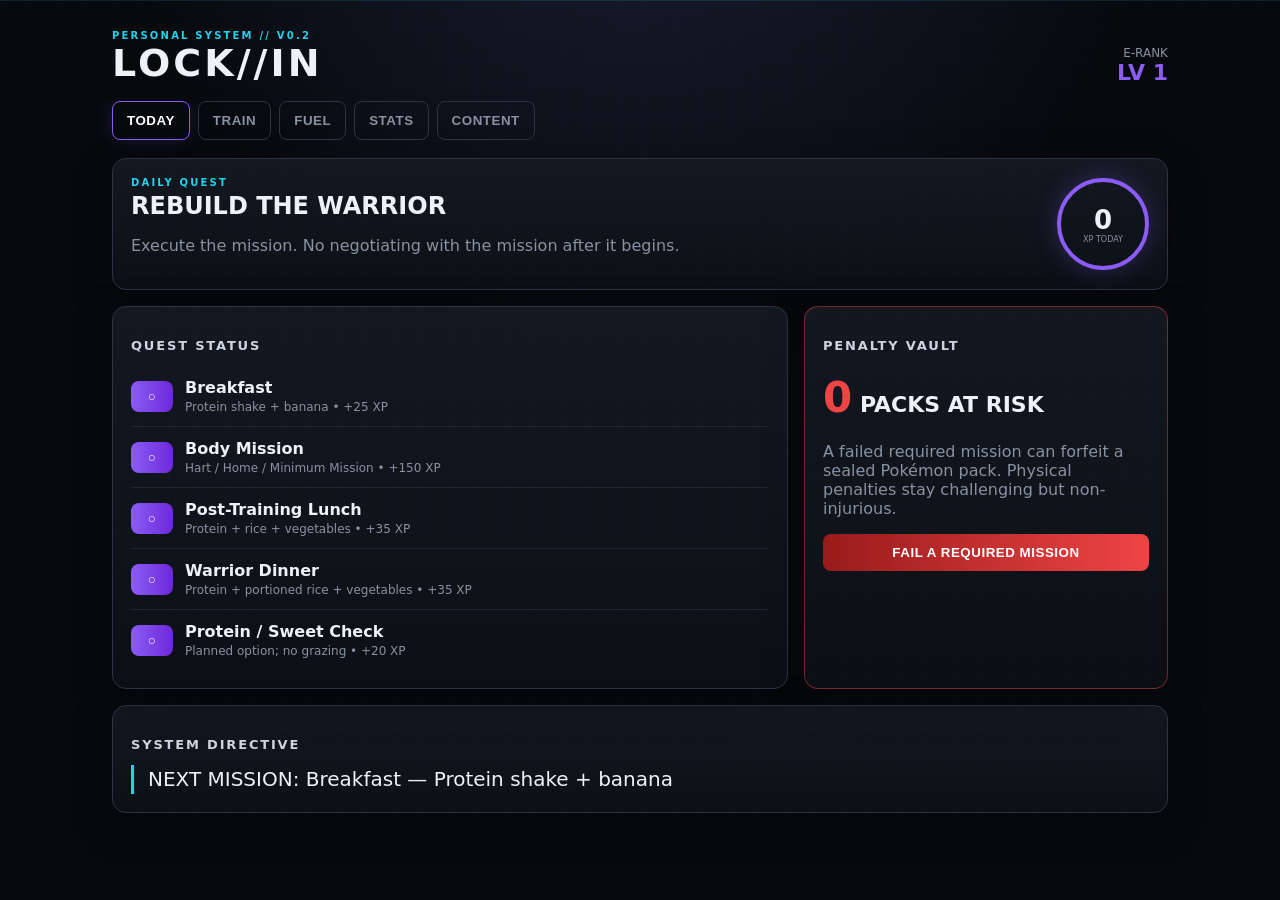
<file: app/index.html>
<!doctype html>
<html lang="en">
<head>
<meta charset="utf-8" />
<meta name="viewport" content="width=device-width,initial-scale=1,viewport-fit=cover" />
<title>LOCK//IN SYSTEM</title>
<link rel="stylesheet" href="styles.css" />
</head>
<body>
<div class="scanline"></div>
<header>
  <div>
    <div class="eyebrow">PERSONAL SYSTEM // V0.2</div>
    <h1>LOCK//IN</h1>
  </div>
  <div class="rank"><span id="rankName">E-RANK</span><strong id="level">LV 1</strong></div>
</header>

<nav>
  <button class="nav active" data-view="today">TODAY</button>
  <button class="nav" data-view="train">TRAIN</button>
  <button class="nav" data-view="fuel">FUEL</button>
  <button class="nav" data-view="progress">STATS</button>
  <button class="nav" data-view="content">CONTENT</button>
</nav>

<main>
<section id="today" class="view active">
  <div class="hero card">
    <div>
      <div class="eyebrow">DAILY QUEST</div>
      <h2>REBUILD THE WARRIOR</h2>
      <p>Execute the mission. No negotiating with the mission after it begins.</p>
    </div>
    <div class="xp-ring"><span id="xpToday">0</span><small>XP TODAY</small></div>
  </div>
  <div class="grid two">
    <div class="card">
      <h3>QUEST STATUS</h3>
      <div id="questList"></div>
    </div>
    <div class="card danger-card">
      <h3>PENALTY VAULT</h3>
      <div class="vault-count"><span id="vaultCount">0</span> PACKS AT RISK</div>
      <p class="muted">A failed required mission can forfeit a sealed Pokémon pack. Physical penalties stay challenging but non-injurious.</p>
      <button id="failMission" class="danger">FAIL A REQUIRED MISSION</button>
    </div>
  </div>
  <div class="card">
    <h3>SYSTEM DIRECTIVE</h3>
    <div id="directive" class="directive"></div>
  </div>
</section>

<section id="train" class="view">
  <div class="card">
    <div class="row spread"><div><div class="eyebrow">BODY MISSION</div><h2 id="workoutTitle">FULL BODY A</h2></div><button id="toggleWorkout" class="ghost">SWITCH A/B</button></div>
    <div id="exerciseList"></div>
    <div class="timer card inset">
      <span class="eyebrow">REST TIMER</span>
      <strong id="timerDisplay">01:30</strong>
      <div class="row"><button id="startTimer">START 90S</button><button id="resetTimer" class="ghost">RESET</button></div>
    </div>
  </div>
  <div class="card">
    <h3>BACKUP PROTOCOL</h3>
    <p><strong>Plan A:</strong> Hart Gym. <strong>Plan B:</strong> home substitutions. <strong>Minimum Mission:</strong> 3 rounds — 10 squats, 5–10 push-ups, 10 DB rows/side, 10 reverse lunges total, 20-sec plank.</p>
    <button id="completeWorkout">COMPLETE TRAINING +150 XP</button>
  </div>
</section>

<section id="fuel" class="view">
  <div class="card">
    <div class="row spread"><div><div class="eyebrow">NUTRITION MISSION</div><h2>160G PROTEIN / ~2100 KCAL</h2></div><div class="protein"><span id="proteinTotal">0</span>g</div></div>
    <div id="mealList"></div>
    <p class="muted">Meal missions are reminders. Log the food below to count its nutrition.</p>
  </div>
  <div class="card">
    <h3>FOOD LOG <small id="foodDate"></small></h3>
    <div class="macro-grid">
      <div><strong id="calorieTotal">0</strong><small>KCAL / ~2100</small></div>
      <div><strong id="proteinMacro">0</strong><small>PROTEIN G / 160</small></div>
      <div><strong id="carbTotal">0</strong><small>CARBS G</small></div>
      <div><strong id="fatTotal">0</strong><small>FAT G</small></div>
    </div>
    <div id="foodEntries" class="history"></div>
  </div>
  <div class="card">
    <h3>SCAN OR ENTER BARCODE</h3>
    <div class="row"><input id="barcodeInput" inputmode="numeric" autocomplete="off" placeholder="8–14 digit barcode" aria-label="Food barcode" /><button id="lookupBarcode">LOOK UP</button><button id="openScanner" class="ghost">CAMERA</button></div>
    <p id="lookupStatus" class="muted" role="status" aria-live="polite">Food details come from <a href="https://world.openfoodfacts.org/" target="_blank" rel="noopener noreferrer">Open Food Facts</a>. Check labels before logging.</p>
    <div id="scannerPanel" class="hidden"><video id="scannerVideo" autoplay playsinline muted></video><button id="closeScanner" class="ghost">STOP CAMERA</button></div>
  </div>
  <div class="card">
    <h3>LOG FOOD</h3>
    <p id="foodSource" class="muted">Enter food manually or look up a barcode above.</p>
    <form id="foodForm">
      <div class="form-grid">
        <label>Food name<input id="foodName" required maxlength="100" placeholder="e.g., Greek yogurt" /></label>
        <label>Meal<select id="foodMeal"><option>Breakfast</option><option>Lunch</option><option>Dinner</option><option>Snack</option></select></label>
        <label>Amount (g or ml)<input id="foodAmount" type="number" min="1" max="10000" step="0.1" value="100" required /></label>
        <label>Calories per 100 g/ml<input id="foodCalories" type="number" min="0" max="10000" step="0.1" required /></label>
        <label>Protein per 100 g/ml<input id="foodProtein" type="number" min="0" max="1000" step="0.1" required /></label>
        <label>Carbs per 100 g/ml<input id="foodCarbs" type="number" min="0" max="1000" step="0.1" required /></label>
        <label>Fat per 100 g/ml<input id="foodFat" type="number" min="0" max="1000" step="0.1" required /></label>
      </div>
      <p class="muted">Values are per 100 g/ml; the amount scales them. Edit any missing or inaccurate label values.</p>
      <button type="submit">ADD TO TODAY</button><button type="button" id="clearFood" class="ghost">CLEAR FORM</button>
    </form>
  </div>
  <div class="card"><h3>CRAVING PROTOCOL</h3><p>Eat the planned meal first. Wait. If you still genuinely want fast food, use the weekly flex meal instead of turning one craving into a lost day.</p></div>
</section>

<section id="progress" class="view">
  <div class="grid three stats">
    <div class="card"><span class="eyebrow">WEIGHT</span><strong id="weightDisplay">190.0</strong><small>LB</small></div>
    <div class="card"><span class="eyebrow">STREAK</span><strong id="streakDisplay">0</strong><small>DAYS</small></div>
    <div class="card"><span class="eyebrow">TOTAL XP</span><strong id="totalXP">0</strong><small>XP</small></div>
  </div>
  <div class="card">
    <h3>LOG WEIGHT</h3>
    <div class="row"><input id="weightInput" type="number" step="0.1" placeholder="190.0" /><button id="logWeight">SAVE</button></div>
    <div id="weightHistory" class="history"></div>
  </div>
  <div class="card"><h3>SKILL TREE — LOCKED FOR PHASE 1</h3><div class="skill-grid"><div>Pull-Up<br><span>BASE BUILDING</span></div><div>Handstand<br><span>BASE BUILDING</span></div><div>L-Sit<br><span>BASE BUILDING</span></div><div>Pistol Squat<br><span>BASE BUILDING</span></div><div>Sprint<br><span>BASE BUILDING</span></div><div>Agility<br><span>BASE BUILDING</span></div></div></div>
</section>

<section id="content" class="view">
  <div class="card"><div class="eyebrow">CONTENT ENGINE</div><h2>THE SYSTEM IS THE SERIES</h2><p>Every meaningful event becomes a possible clip, short, episode beat, or weekly update.</p><button id="addSideQuest">ADD SIDE QUEST</button></div>
  <div class="card"><h3>CAPTURE FEED</h3><div id="contentFeed"></div></div>
</section>
</main>

<div id="systemModal" class="modal hidden"><div class="modal-card"><div class="eyebrow">SYSTEM NOTIFICATION</div><h2 id="modalTitle">QUEST UPDATED</h2><p id="modalText"></p><button id="closeModal">ACKNOWLEDGE</button></div></div>
<script src="app.js"></script>
</body>
</html>
</file>
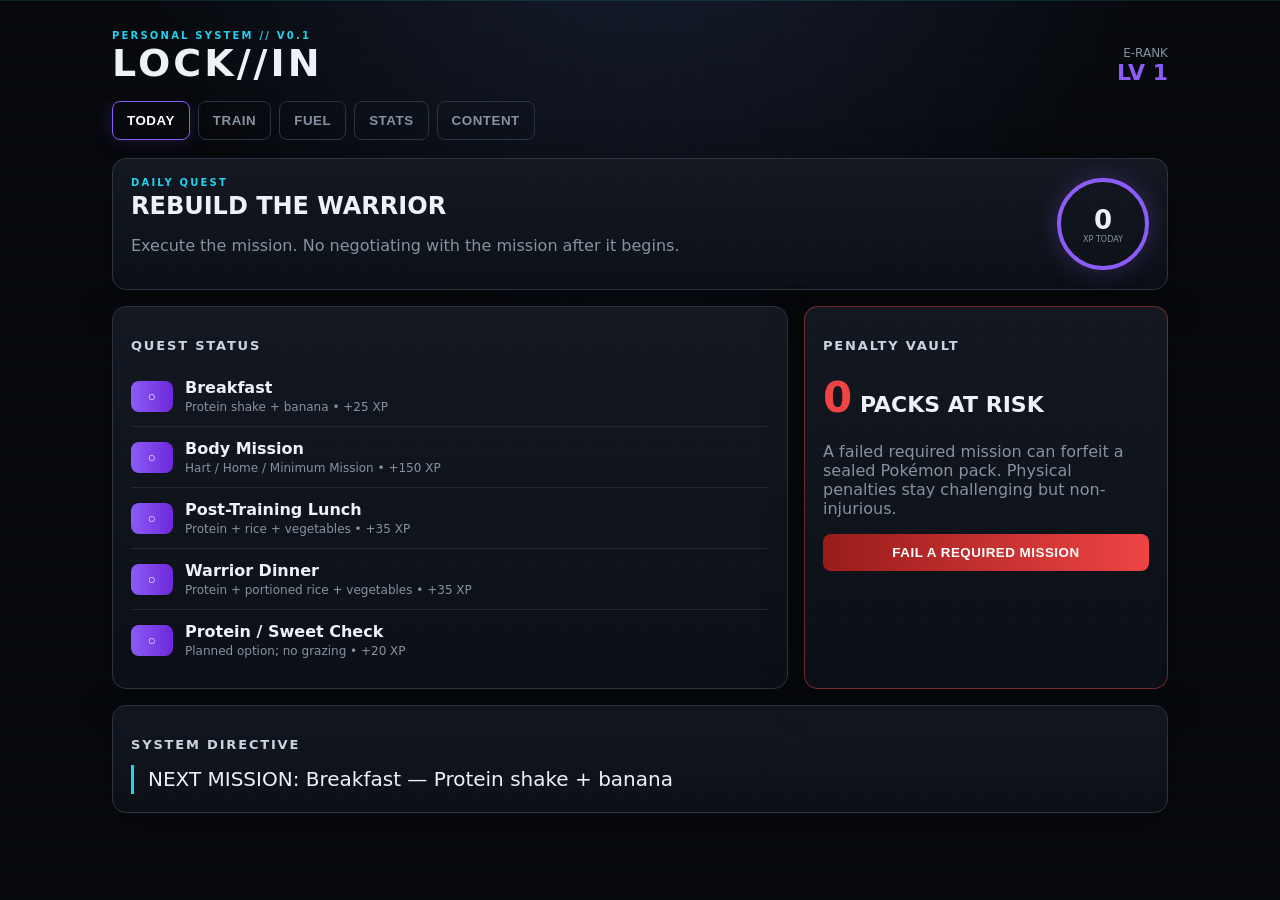
<file: v0.1/app/index.html>
<!doctype html>
<html lang="en">
<head>
<meta charset="utf-8" />
<meta name="viewport" content="width=device-width,initial-scale=1,viewport-fit=cover" />
<title>LOCK//IN SYSTEM</title>
<link rel="stylesheet" href="styles.css" />
</head>
<body>
<div class="scanline"></div>
<header>
  <div>
    <div class="eyebrow">PERSONAL SYSTEM // V0.1</div>
    <h1>LOCK//IN</h1>
  </div>
  <div class="rank"><span id="rankName">E-RANK</span><strong id="level">LV 1</strong></div>
</header>

<nav>
  <button class="nav active" data-view="today">TODAY</button>
  <button class="nav" data-view="train">TRAIN</button>
  <button class="nav" data-view="fuel">FUEL</button>
  <button class="nav" data-view="progress">STATS</button>
  <button class="nav" data-view="content">CONTENT</button>
</nav>

<main>
<section id="today" class="view active">
  <div class="hero card">
    <div>
      <div class="eyebrow">DAILY QUEST</div>
      <h2>REBUILD THE WARRIOR</h2>
      <p>Execute the mission. No negotiating with the mission after it begins.</p>
    </div>
    <div class="xp-ring"><span id="xpToday">0</span><small>XP TODAY</small></div>
  </div>
  <div class="grid two">
    <div class="card">
      <h3>QUEST STATUS</h3>
      <div id="questList"></div>
    </div>
    <div class="card danger-card">
      <h3>PENALTY VAULT</h3>
      <div class="vault-count"><span id="vaultCount">0</span> PACKS AT RISK</div>
      <p class="muted">A failed required mission can forfeit a sealed Pokémon pack. Physical penalties stay challenging but non-injurious.</p>
      <button id="failMission" class="danger">FAIL A REQUIRED MISSION</button>
    </div>
  </div>
  <div class="card">
    <h3>SYSTEM DIRECTIVE</h3>
    <div id="directive" class="directive"></div>
  </div>
</section>

<section id="train" class="view">
  <div class="card">
    <div class="row spread"><div><div class="eyebrow">BODY MISSION</div><h2 id="workoutTitle">FULL BODY A</h2></div><button id="toggleWorkout" class="ghost">SWITCH A/B</button></div>
    <div id="exerciseList"></div>
    <div class="timer card inset">
      <span class="eyebrow">REST TIMER</span>
      <strong id="timerDisplay">01:30</strong>
      <div class="row"><button id="startTimer">START 90S</button><button id="resetTimer" class="ghost">RESET</button></div>
    </div>
  </div>
  <div class="card">
    <h3>BACKUP PROTOCOL</h3>
    <p><strong>Plan A:</strong> Hart Gym. <strong>Plan B:</strong> home substitutions. <strong>Minimum Mission:</strong> 3 rounds — 10 squats, 5–10 push-ups, 10 DB rows/side, 10 reverse lunges total, 20-sec plank.</p>
    <button id="completeWorkout">COMPLETE TRAINING +150 XP</button>
  </div>
</section>

<section id="fuel" class="view">
  <div class="card">
    <div class="row spread"><div><div class="eyebrow">NUTRITION MISSION</div><h2>160G PROTEIN / ~2100 KCAL</h2></div><div class="protein"><span id="proteinTotal">0</span>g</div></div>
    <div id="mealList"></div>
    <div class="row"><input id="proteinAdd" type="number" min="0" placeholder="Add protein g" /><button id="addProtein">LOG</button></div>
  </div>
  <div class="card"><h3>CRAVING PROTOCOL</h3><p>Eat the planned meal first. Wait. If you still genuinely want fast food, use the weekly flex meal instead of turning one craving into a lost day.</p></div>
</section>

<section id="progress" class="view">
  <div class="grid three stats">
    <div class="card"><span class="eyebrow">WEIGHT</span><strong id="weightDisplay">190.0</strong><small>LB</small></div>
    <div class="card"><span class="eyebrow">STREAK</span><strong id="streakDisplay">0</strong><small>DAYS</small></div>
    <div class="card"><span class="eyebrow">TOTAL XP</span><strong id="totalXP">0</strong><small>XP</small></div>
  </div>
  <div class="card">
    <h3>LOG WEIGHT</h3>
    <div class="row"><input id="weightInput" type="number" step="0.1" placeholder="190.0" /><button id="logWeight">SAVE</button></div>
    <div id="weightHistory" class="history"></div>
  </div>
  <div class="card"><h3>SKILL TREE — LOCKED FOR PHASE 1</h3><div class="skill-grid"><div>Pull-Up<br><span>BASE BUILDING</span></div><div>Handstand<br><span>BASE BUILDING</span></div><div>L-Sit<br><span>BASE BUILDING</span></div><div>Pistol Squat<br><span>BASE BUILDING</span></div><div>Sprint<br><span>BASE BUILDING</span></div><div>Agility<br><span>BASE BUILDING</span></div></div></div>
</section>

<section id="content" class="view">
  <div class="card"><div class="eyebrow">CONTENT ENGINE</div><h2>THE SYSTEM IS THE SERIES</h2><p>Every meaningful event becomes a possible clip, short, episode beat, or weekly update.</p><button id="addSideQuest">ADD SIDE QUEST</button></div>
  <div class="card"><h3>CAPTURE FEED</h3><div id="contentFeed"></div></div>
</section>
</main>

<div id="systemModal" class="modal hidden"><div class="modal-card"><div class="eyebrow">SYSTEM NOTIFICATION</div><h2 id="modalTitle">QUEST UPDATED</h2><p id="modalText"></p><button id="closeModal">ACKNOWLEDGE</button></div></div>
<script src="app.js"></script>
</body>
</html>
</file>
<file: app/styles.css>
:root{--bg:#07090d;--panel:#10141b;--panel2:#171c24;--line:#2b3441;--text:#edf2f7;--muted:#8792a2;--accent:#8b5cf6;--accent2:#22d3ee;--danger:#ef4444;--good:#34d399}
*{box-sizing:border-box}body{margin:0;background:radial-gradient(circle at 50% -20%,#182033 0,#07090d 42%);color:var(--text);font-family:Inter,ui-sans-serif,system-ui,-apple-system,BlinkMacSystemFont,"Segoe UI",sans-serif;min-height:100vh}body:before{content:"";position:fixed;inset:0;background:linear-gradient(90deg,rgba(139,92,246,.025) 1px,transparent 1px),linear-gradient(rgba(34,211,238,.018) 1px,transparent 1px);background-size:28px 28px;pointer-events:none}.scanline{position:fixed;left:0;right:0;height:1px;background:rgba(34,211,238,.12);animation:scan 9s linear infinite;z-index:10;pointer-events:none}@keyframes scan{from{top:0}to{top:100vh}}header{max-width:1100px;margin:auto;padding:30px 22px 16px;display:flex;justify-content:space-between;align-items:flex-end}h1{margin:0;font-size:38px;letter-spacing:.08em}h2{margin:4px 0 8px}h3{font-size:13px;letter-spacing:.14em;color:#cbd5e1}.eyebrow{font-size:10px;letter-spacing:.22em;color:var(--accent2);font-weight:800}.rank{text-align:right}.rank span{display:block;font-size:12px;color:var(--muted)}.rank strong{font-size:22px;color:var(--accent)}nav{max-width:1100px;margin:auto;padding:0 22px 18px;display:flex;gap:8px;overflow:auto}.nav,.ghost{background:transparent!important;border:1px solid var(--line)!important;color:var(--muted)!important}.nav.active{color:white!important;border-color:var(--accent)!important;box-shadow:0 0 18px rgba(139,92,246,.18)}main{max-width:1100px;margin:auto;padding:0 22px 70px}.view{display:none}.view.active{display:block}.card{background:linear-gradient(180deg,rgba(20,25,34,.95),rgba(12,16,22,.95));border:1px solid var(--line);border-radius:14px;padding:18px;margin-bottom:16px;box-shadow:0 12px 40px rgba(0,0,0,.25)}.hero{display:flex;justify-content:space-between;align-items:center}.hero p,.muted{color:var(--muted)}.xp-ring{width:92px;height:92px;border-radius:50%;border:4px solid var(--accent);display:flex;flex-direction:column;align-items:center;justify-content:center;box-shadow:0 0 24px rgba(139,92,246,.28)}.xp-ring span{font-size:26px;font-weight:900}.xp-ring small{font-size:8px;color:var(--muted)}.grid{display:grid;gap:16px}.grid.two{grid-template-columns:1.3fr .7fr}.grid.three{grid-template-columns:repeat(3,1fr)}button{background:linear-gradient(90deg,var(--accent),#6d28d9);border:0;color:#fff;font-weight:800;padding:11px 14px;border-radius:8px;letter-spacing:.04em;cursor:pointer}button:active{transform:translateY(1px)}button.danger{background:linear-gradient(90deg,#991b1b,var(--danger));width:100%}.danger-card{border-color:rgba(239,68,68,.45)}.vault-count{font-size:22px;font-weight:900;margin:20px 0}.vault-count span{color:var(--danger);font-size:42px}.quest,.meal,.exercise{display:flex;gap:12px;align-items:center;padding:12px 0;border-bottom:1px solid #202733}.quest:last-child,.meal:last-child,.exercise:last-child{border-bottom:0}.quest button,.meal button,.exercise button{min-width:42px;padding:8px}.done{opacity:.5}.done .name{text-decoration:line-through}.name{font-weight:750}.sub{font-size:12px;color:var(--muted);margin-top:3px}.directive{font-size:20px;line-height:1.45;border-left:3px solid var(--accent2);padding-left:14px}.row{display:flex;gap:10px;align-items:center}.spread{justify-content:space-between}.inset{background:#0a0d12;margin-top:18px}.timer strong{display:block;font-size:58px;font-variant-numeric:tabular-nums;margin:8px 0}.protein{font-size:28px;font-weight:900;color:var(--good)}input{background:#090c11;border:1px solid var(--line);border-radius:8px;color:white;padding:12px;width:100%;font-size:16px}.stats strong{display:block;font-size:38px;margin-top:5px}.stats small{color:var(--muted)}.history{margin-top:14px;color:var(--muted);font-size:13px}.skill-grid{display:grid;grid-template-columns:repeat(3,1fr);gap:10px}.skill-grid div{border:1px solid var(--line);padding:14px;border-radius:10px;font-weight:800}.skill-grid span{font-size:9px;color:var(--muted);letter-spacing:.1em}.content-item{padding:12px 0;border-bottom:1px solid #202733}.content-item:last-child{border:0}.content-item strong{display:block}.content-item small{color:var(--muted)}.modal{position:fixed;inset:0;background:rgba(0,0,0,.82);display:flex;align-items:center;justify-content:center;padding:24px;z-index:99}.hidden{display:none}.modal-card{max-width:460px;width:100%;background:#0d1118;border:1px solid var(--accent);box-shadow:0 0 60px rgba(139,92,246,.22);border-radius:14px;padding:26px;text-align:center}.modal-card h2{font-size:28px}.modal-card p{color:#cbd5e1;line-height:1.5}@media(max-width:720px){.grid.two,.grid.three{grid-template-columns:1fr}.skill-grid{grid-template-columns:1fr 1fr}.hero{align-items:flex-start}.xp-ring{width:72px;height:72px}.xp-ring span{font-size:20px}h1{font-size:30px}.timer strong{font-size:46px}}

.macro-grid{display:grid;grid-template-columns:repeat(4,1fr);gap:10px;margin:16px 0}.macro-grid div{border:1px solid var(--line);border-radius:9px;padding:12px;background:#0a0d12}.macro-grid strong{display:block;font-size:24px;color:var(--good)}.macro-grid small{font-size:10px;color:var(--muted)}.form-grid{display:grid;grid-template-columns:repeat(2,1fr);gap:12px;margin:12px 0}.form-grid label{display:block;color:var(--muted);font-size:12px}.form-grid input,.form-grid select{margin-top:6px}.form-grid select{background:#090c11;color:white;border:1px solid var(--line);border-radius:8px;padding:12px;width:100%;font-size:16px}.food-entry{display:flex;align-items:center;justify-content:space-between;gap:10px;border-bottom:1px solid var(--line);padding:10px 0}.food-entry strong,.food-entry small{display:block}.food-entry small{margin-top:4px}.food-entry button{flex-shrink:0}#scannerVideo{display:block;width:100%;max-height:310px;object-fit:cover;background:#050608;border-radius:8px;margin:12px 0}button:disabled{opacity:.5;cursor:wait}#foodForm button{margin-right:8px;margin-top:6px}#foodDate{color:var(--muted);letter-spacing:0;font-weight:400}
@media(max-width:720px){.macro-grid{grid-template-columns:repeat(2,1fr)}.form-grid{grid-template-columns:1fr}#barcodeInput{min-width:0}#openScanner{padding:11px 8px}}
</file>
<file: v0.1/app/styles.css>
:root{--bg:#07090d;--panel:#10141b;--panel2:#171c24;--line:#2b3441;--text:#edf2f7;--muted:#8792a2;--accent:#8b5cf6;--accent2:#22d3ee;--danger:#ef4444;--good:#34d399}
*{box-sizing:border-box}body{margin:0;background:radial-gradient(circle at 50% -20%,#182033 0,#07090d 42%);color:var(--text);font-family:Inter,ui-sans-serif,system-ui,-apple-system,BlinkMacSystemFont,"Segoe UI",sans-serif;min-height:100vh}body:before{content:"";position:fixed;inset:0;background:linear-gradient(90deg,rgba(139,92,246,.025) 1px,transparent 1px),linear-gradient(rgba(34,211,238,.018) 1px,transparent 1px);background-size:28px 28px;pointer-events:none}.scanline{position:fixed;left:0;right:0;height:1px;background:rgba(34,211,238,.12);animation:scan 9s linear infinite;z-index:10;pointer-events:none}@keyframes scan{from{top:0}to{top:100vh}}header{max-width:1100px;margin:auto;padding:30px 22px 16px;display:flex;justify-content:space-between;align-items:flex-end}h1{margin:0;font-size:38px;letter-spacing:.08em}h2{margin:4px 0 8px}h3{font-size:13px;letter-spacing:.14em;color:#cbd5e1}.eyebrow{font-size:10px;letter-spacing:.22em;color:var(--accent2);font-weight:800}.rank{text-align:right}.rank span{display:block;font-size:12px;color:var(--muted)}.rank strong{font-size:22px;color:var(--accent)}nav{max-width:1100px;margin:auto;padding:0 22px 18px;display:flex;gap:8px;overflow:auto}.nav,.ghost{background:transparent!important;border:1px solid var(--line)!important;color:var(--muted)!important}.nav.active{color:white!important;border-color:var(--accent)!important;box-shadow:0 0 18px rgba(139,92,246,.18)}main{max-width:1100px;margin:auto;padding:0 22px 70px}.view{display:none}.view.active{display:block}.card{background:linear-gradient(180deg,rgba(20,25,34,.95),rgba(12,16,22,.95));border:1px solid var(--line);border-radius:14px;padding:18px;margin-bottom:16px;box-shadow:0 12px 40px rgba(0,0,0,.25)}.hero{display:flex;justify-content:space-between;align-items:center}.hero p,.muted{color:var(--muted)}.xp-ring{width:92px;height:92px;border-radius:50%;border:4px solid var(--accent);display:flex;flex-direction:column;align-items:center;justify-content:center;box-shadow:0 0 24px rgba(139,92,246,.28)}.xp-ring span{font-size:26px;font-weight:900}.xp-ring small{font-size:8px;color:var(--muted)}.grid{display:grid;gap:16px}.grid.two{grid-template-columns:1.3fr .7fr}.grid.three{grid-template-columns:repeat(3,1fr)}button{background:linear-gradient(90deg,var(--accent),#6d28d9);border:0;color:#fff;font-weight:800;padding:11px 14px;border-radius:8px;letter-spacing:.04em;cursor:pointer}button:active{transform:translateY(1px)}button.danger{background:linear-gradient(90deg,#991b1b,var(--danger));width:100%}.danger-card{border-color:rgba(239,68,68,.45)}.vault-count{font-size:22px;font-weight:900;margin:20px 0}.vault-count span{color:var(--danger);font-size:42px}.quest,.meal,.exercise{display:flex;gap:12px;align-items:center;padding:12px 0;border-bottom:1px solid #202733}.quest:last-child,.meal:last-child,.exercise:last-child{border-bottom:0}.quest button,.meal button,.exercise button{min-width:42px;padding:8px}.done{opacity:.5}.done .name{text-decoration:line-through}.name{font-weight:750}.sub{font-size:12px;color:var(--muted);margin-top:3px}.directive{font-size:20px;line-height:1.45;border-left:3px solid var(--accent2);padding-left:14px}.row{display:flex;gap:10px;align-items:center}.spread{justify-content:space-between}.inset{background:#0a0d12;margin-top:18px}.timer strong{display:block;font-size:58px;font-variant-numeric:tabular-nums;margin:8px 0}.protein{font-size:28px;font-weight:900;color:var(--good)}input{background:#090c11;border:1px solid var(--line);border-radius:8px;color:white;padding:12px;width:100%;font-size:16px}.stats strong{display:block;font-size:38px;margin-top:5px}.stats small{color:var(--muted)}.history{margin-top:14px;color:var(--muted);font-size:13px}.skill-grid{display:grid;grid-template-columns:repeat(3,1fr);gap:10px}.skill-grid div{border:1px solid var(--line);padding:14px;border-radius:10px;font-weight:800}.skill-grid span{font-size:9px;color:var(--muted);letter-spacing:.1em}.content-item{padding:12px 0;border-bottom:1px solid #202733}.content-item:last-child{border:0}.content-item strong{display:block}.content-item small{color:var(--muted)}.modal{position:fixed;inset:0;background:rgba(0,0,0,.82);display:flex;align-items:center;justify-content:center;padding:24px;z-index:99}.hidden{display:none}.modal-card{max-width:460px;width:100%;background:#0d1118;border:1px solid var(--accent);box-shadow:0 0 60px rgba(139,92,246,.22);border-radius:14px;padding:26px;text-align:center}.modal-card h2{font-size:28px}.modal-card p{color:#cbd5e1;line-height:1.5}@media(max-width:720px){.grid.two,.grid.three{grid-template-columns:1fr}.skill-grid{grid-template-columns:1fr 1fr}.hero{align-items:flex-start}.xp-ring{width:72px;height:72px}.xp-ring span{font-size:20px}h1{font-size:30px}.timer strong{font-size:46px}}
</file>
